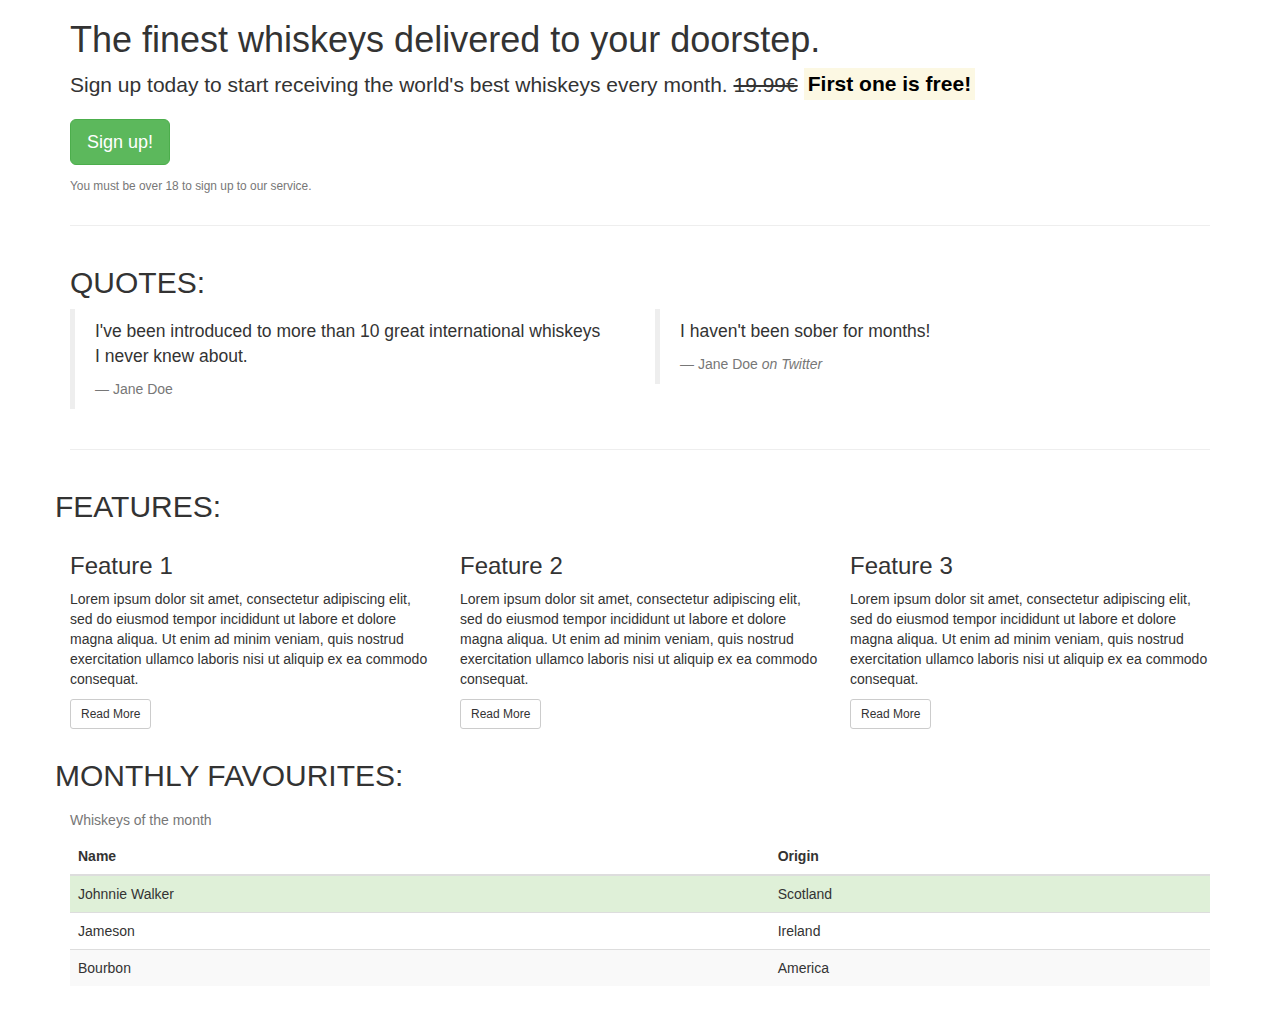
<file: index.html>
<!DOCTYPE html>
<html lang="en-us">

<head>
    <meta charset="utf-8">
    <meta name="viewport" content="width=device-width, initial-scale=1.0">
    <title>Whiskey Drop | Taste a new whiskey every month</title>
    <link rel="stylesheet" href="https://maxcdn.bootstrapcdn.com/bootstrap/3.3.7/css/bootstrap.min.css">
</head>

<body>
    <article class="container">
        <!-- Callout -->
        <div class="row">
            <div class="col-xs-12">
                <section class="callout">
                    <h1>The finest whiskeys delivered to your doorstep.</h1>
                    <p class="lead">Sign up today to start receiving the world's best whiskeys every month. <s>19.99€</s> <strong><mark>First one is free!</mark></strong></p>
                    <p><button class="btn btn-lg btn-success">Sign up!</button></p>
                    <p class="text-muted"><small>You must be over 18 to sign up to our service.</small></p>       
                </section>
            </div>
        </div>
        <!-- /.callout -->
        <hr>

        <!-- Quotes -->
        <section class="quotes">
            <div class="row">
                <div class="col-xs-12">
                    <h2 class="text-uppercase">Quotes:</h2>
                </div>
            </div>
            <div class="row">
                <div class="col-xs-12 col-md-6">
                    <div class="quote">
                        <blockquote class="quote">
                            <p>I've been introduced to more than 10 great international whiskeys I never knew about.</p>
                            <footer>Jane Doe</footer>
                        </blockquote>
                    </div>
                </div>
                <div class="col-xs-12 col-md-6">
                    <div class="quote">
                        <blockquote class="quote">
                            <p>I haven't been sober for months!</p>
                            <footer>Jane Doe<cite title="Twiter"> on Twitter</cite></footer>
                        </blockquote>    
                    </div>
                </div>    
            </div>    
        </section>
        <!-- /.quotes -->
        <hr>

        <!-- Features -->
        <section class="features">
            <div class="row">
                <h2 class="text-uppercase">Features:</h2>
            </div>
            <div class="row">
                <div class="col-xs-12 col-md-6 col-lg-4">
                    <div class="feature">
                        <h3>Feature 1</h3>
                        <p>Lorem ipsum dolor sit amet, consectetur adipiscing elit, sed do eiusmod tempor incididunt ut labore et dolore magna aliqua. Ut enim ad minim veniam, quis nostrud exercitation ullamco laboris nisi ut aliquip ex ea commodo consequat.</p>
                        <p><a class="btn btn-sm btn-default" href="">Read More</a></p>
                    </div>
                </div>
                <div class="col-xs-12 col-md-6 col-lg-4">
                    <div class="feature">
                        <h3>Feature 2</h3>
                        <p>Lorem ipsum dolor sit amet, consectetur adipiscing elit, sed do eiusmod tempor incididunt ut labore et dolore magna aliqua. Ut enim ad minim veniam, quis nostrud exercitation ullamco laboris nisi ut aliquip ex ea commodo consequat.</p>
                        <p><a class="btn btn-sm btn-default" href="">Read More</a></p>
                    </div>
                </div>    
                <div class="col-xs-12 hidden-md col-lg-4">    
                    <div class="feature">
                        <h3>Feature 3</h3>
                        <p>Lorem ipsum dolor sit amet, consectetur adipiscing elit, sed do eiusmod tempor incididunt ut labore et dolore magna aliqua. Ut enim ad minim veniam, quis nostrud exercitation ullamco laboris nisi ut aliquip ex ea commodo consequat.</p>
                        <p><a class="btn btn-sm btn-default" href="">Read More</a></p>
                    </div>
                </div>    
            </div>
        </section>
        <!-- /.features -->
        <!--Table-->
        <section class="table">
            <div class="row">
                <h2 class="text-uppercase">Monthly Favourites:</h2>
            </div>    
            <div class="row">
                <div class="col-xs-12">
                    <table class="table table-striped"> <caption>Whiskeys of the month</caption>
                        <thead> 
                            <tr>
                                <th>Name</th>
                                <th>Origin</th>
                            </tr>
                        </thead> 
                        <tbody> 
                            <tr class="success">
                                <td>Johnnie Walker</td>
                                <td>Scotland</td>
                            </tr>
                            <tr>
                                <td>Jameson</td>
                                <td>Ireland</td>
                            </tr>
                            <tr>
                                <td>Bourbon</td>
                                <td>America</td>
                            </tr>
                        </tbody>
                    </table>
                </div>    
            </div>
        </section>
        <!--./table-->
    </article>
</body>

</html>
</file>
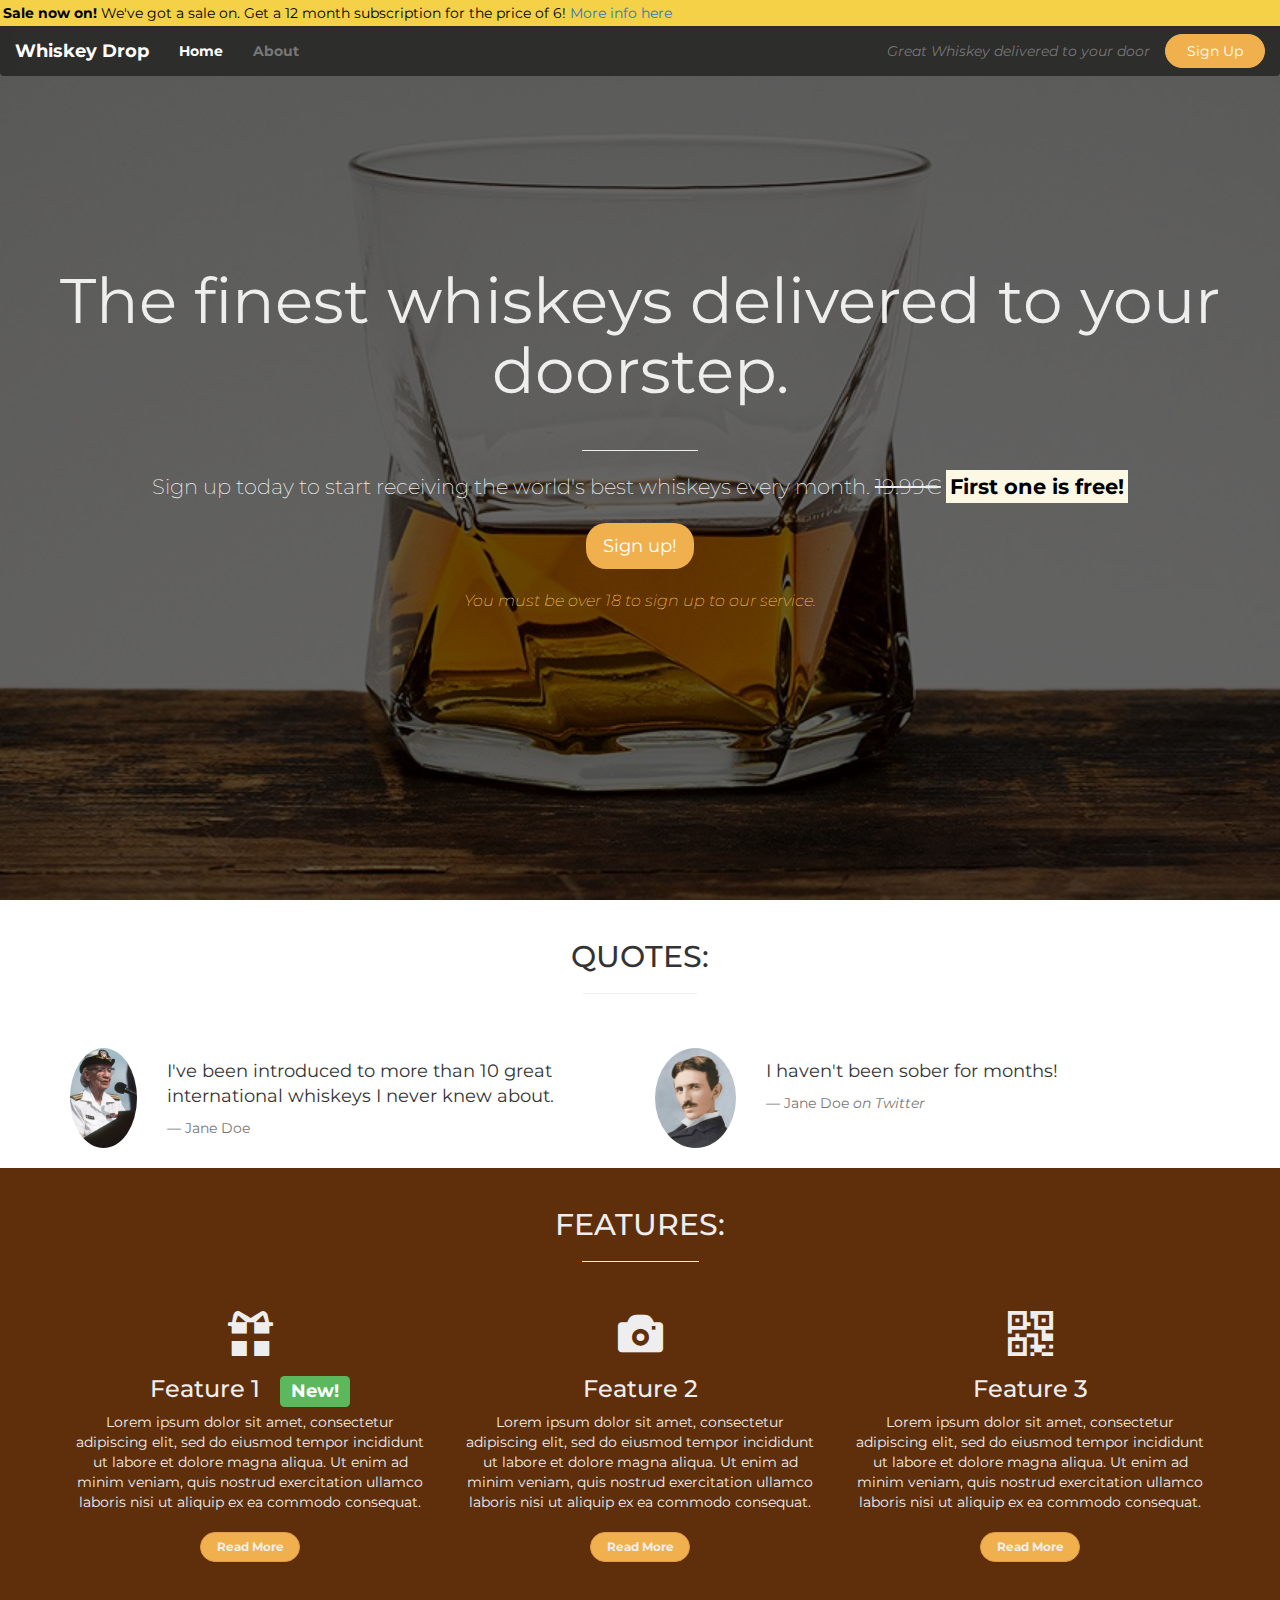
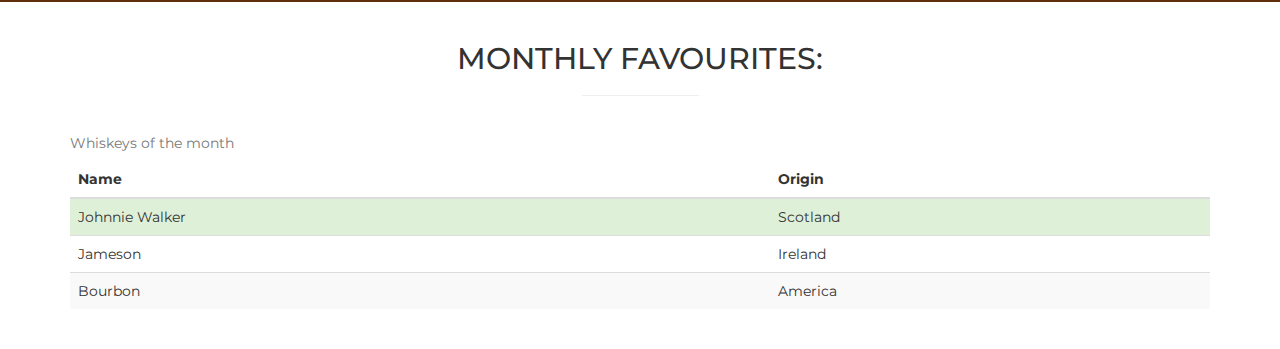
<file: 04-beyond-bootstrap/index.html>
<!DOCTYPE html>
<html lang="en-us">

<head>
    <meta charset="utf-8">
    <meta name="viewport" content="width=device-width, initial-scale=1.0">
    <title>Whiskey Drop | Taste a new whiskey every month</title>
    <link rel="stylesheet" href="https://maxcdn.bootstrapcdn.com/bootstrap/3.3.7/css/bootstrap.min.css">
    <link href="https://fonts.googleapis.com/css?family=Montserrat:400,400i,700|Roboto:400,400i,700" rel="stylesheet">
    <link rel="stylesheet" href="css/style.css" type="text/css" />
</head>

<body>
    <nav class="navbar navbar-default">
        <!--Alert-->
    <div class="container-fluid alert-container hidden-xs">
        <div class="row">
            <div class="col-xs-12">
                <div class="site-wide-alert alert alert-warning">
                    <strong>Sale now on!</strong> We've got a sale on. Get a 12 month subscription for the price of 6!<a href=""> More info here</a>
                </div>
            </div>
        </div>
    </div>
        <div class="container-fluid">
            <div class="navbar-header">
                <a href="/" class="navbar-brand">
                    Whiskey Drop
                </a>
                
                <button type="button" class="navbar-toggle collapsed" data-toggle="collapse" data-target="#navbar">
                    <span class="sr-only">Toggle navigation</span>
                    <span class="icon-bar"></span>
                    <span class="icon-bar"></span>
                    <span class="icon-bar"></span>
                </button>
                
            </div>
            
            <div class="collapse navbar-collapse" id="navbar">
                <ul class="nav navbar-nav">
                    <li class="active"><a href="/">Home</a></li>
                    <li><a href="">About</a></li>
                    <li class="visible-xs"><a href="">Sign In</a></li>
                </ul>
                
                <div class="navbar-header navbar-right hidden-xs">
                    <a href="/login" class="btn btn-default navbar-btn hidden-xs">Sign Up</a>
                    <p class="navbar-text"><i>Great Whiskey delivered to your door</i></p>
                </div>
            </div>
        </div>
    </nav>
    
    <div class="container-fluid callout-container">
        <div class="overlay-opaque"></div>
        <div class="row">
            <div class="col-xs-12 jumbotron text-center">
                <section class="callout">
                    <h1>The finest whiskeys delivered to your doorstep.</h1>
                    <hr class="block-divider block-divider--light">
                    <p class="lead">Sign up today to start receiving the world's best whiskeys every month. <s class="hidden-xs">19.99€</s><span class="visible-xs"><br></span> <strong><mark>First one is free!</mark></strong></p>
                    <p><button class="btn btn-lg btn--cta btn--orange" data-toggle='modal' data-target='#signUpModal'>Sign up!</button></p>
                    <p class="text-muted"><small>You must be over 18 to sign up to our service.</small></p>       
                </section>
            </div>
        </div>
    </div>
        <!-- /.callout -->
        <!-- Quotes -->
    <div class="container-wrapper">
        <div class="container quotes-container">
            <section class="quotes">
                <div class="row">
                    <div class="col-xs-12">
                        <div class="page-header">
                            <h2 class="text-uppercase">Quotes:</h2>
                            <hr class="block-divider block-divider--orange">
                        </div>
                    </div>
                </div>
                <div class="row">
                    <div class="col-xs-12 col-md-6">
                        <div class="media">
                            <div class="media-left hidden-xs">
                                <img src="images/girl-image.jpeg" class="img-circle media-object" height=100 weight=100>
                            </div>
                            <div class="media-body">
                                <div class="quote">
                                    <blockquote class="quote">
                                        <p>I've been introduced to more than 10 great international whiskeys I never knew about.</p>
                                        <footer>Jane Doe</footer>
                                    </blockquote>
                                </div>
                            </div>
                        </div>
                    </div>
                    <div class="col-xs-12 col-md-6">
                        <div class="media">
                            <div class="media-left hidden-xs">
                                <img src="images/guy-image.jpeg" class="img-circle media-object" height=100 weight=100>
                            </div>
                            <div class="media-body">
                                <div class="quote">
                                    <blockquote class="quote">
                                        <p>I haven't been sober for months!</p>
                                        <footer>Jane Doe<cite title="Twiter"> on Twitter</cite></footer>
                                    </blockquote>    
                                </div>
                            </div>    
                        </div>
                    </div>    
                </div>    
            </section>
        </div>
    </div>
        <!-- /.quotes -->
        
        <!-- Features -->
    <div class="container-wrapper container-wrapper--orange">    
        <div class="container features-container">
            <section class="features">
                <div class="row">
                    <div class="page-header">
                        <h2 class="text-uppercase">Features:</h2>
                        <hr class="block-divider block-divider--light">
                    </div>    
                </div>
                <div class="row">
                    <div class="col-xs-12 col-md-6 col-lg-4">
                        <div class="feature">
                            <h3><span class="glyphicon glyphicon-gift hidden-xs"></span> Feature 1<span class="label label-success">New!</span></h3>
                            <p>Lorem ipsum dolor sit amet, consectetur adipiscing elit, sed do eiusmod tempor incididunt ut labore et dolore magna aliqua. Ut enim ad minim veniam, quis nostrud exercitation ullamco laboris nisi ut aliquip ex ea commodo consequat.</p>
                            <p><a class="btn btn-sm btn-default" href="">Read More</a></p>
                        </div>
                    </div>
                    <div class="col-xs-12 col-md-6 col-lg-4">
                        <div class="feature">
                            <h3><span class="glyphicon glyphicon-camera hidden-xs"></span> Feature 2</h3>
                            <p>Lorem ipsum dolor sit amet, consectetur adipiscing elit, sed do eiusmod tempor incididunt ut labore et dolore magna aliqua. Ut enim ad minim veniam, quis nostrud exercitation ullamco laboris nisi ut aliquip ex ea commodo consequat.</p>
                            <p><a class="btn btn-sm btn-default" href="">Read More</a></p>
                        </div>
                    </div>    
                    <div class="col-xs-12 hidden-md col-lg-4">    
                        <div class="feature">
                            <h3><span class="glyphicon glyphicon-qrcode hidden-xs"></span> Feature 3</h3>
                            <p>Lorem ipsum dolor sit amet, consectetur adipiscing elit, sed do eiusmod tempor incididunt ut labore et dolore magna aliqua. Ut enim ad minim veniam, quis nostrud exercitation ullamco laboris nisi ut aliquip ex ea commodo consequat.</p>
                            <p><a class="btn btn-sm btn-default" href="">Read More</a></p>
                        </div>
                    </div>    
                </div>
            </section>
            </div>
    </div>
    <!-- /.features -->
        
        <!--Table-->
    <div class="container-wrapper">
        <div class="container table-container">
            <section class="table">
                <div class="row">
                    <div class="page-header">
                        <h2 class="text-uppercase">Monthly Favourites:</h2>
                        <hr class="block-divider block-divider--orange">
                    </div>    
                </div>    
                <div class="row">
                    <div class="col-xs-12">
                        <table class="table table-striped"> <caption>Whiskeys of the month</caption>
                            <thead> 
                                <tr>
                                    <th>Name</th>
                                    <th>Origin</th>
                                </tr>
                            </thead> 
                            <tbody> 
                                <tr class="success">
                                    <td>Johnnie Walker</td>
                                    <td>Scotland</td>
                                </tr>
                                <tr>
                                    <td>Jameson</td>
                                    <td>Ireland</td>
                                </tr>
                                <tr>
                                    <td>Bourbon</td>
                                    <td>America</td>
                                </tr>
                            </tbody>
                        </table>
                    </div>    
                </div>
            </section>
        </div>
    </div>
            <!--./table-->
    
    
<!-- Modal -->
<div class="modal fade" id="signUpModal" tabindex="-1" role="dialog" aria-labelledby="myModalLabel">
  <div class="modal-dialog" role="document">
    <div class="modal-content">
      <div class="modal-header">
        <button type="button" class="close" data-dismiss="modal" aria-label="Close"><span aria-hidden="true">&times;</span></button>
        <h4 class="modal-title" id="myModalLabel">Sign Up for Whiskey Drop, cheers!</h4>
      </div>
      <div class="modal-body">
          <!--Form-->
        <form>
              <div class="form-group">
                <label for="email">Email address</label>
                <input type="email" class="form-control" id="email" placeholder="Email">
                <p class="help-block">We'll never share your email with others.</p>
              </div>
              <div class="form-group">
                <label for="password">Password</label>
                <input type="password" class="form-control" id="password" placeholder="Password">
              </div>
              <div class="form-group">
                <label for="passwordRepeat">Repeat Password</label>
                <input type="password" class="form-control" id="passwordRepeat" placeholder="Repeat Your Password">
              </div>
              <button type="submit" class="btn btn-success">Sign Up!</button>
        </form>
      </div>
    </div>
  </div>
</div>
    
    <!--jQuery-->
    <script src="https://code.jquery.com/jquery-3.2.1.min.js" integrity="sha256-hwg4gsxgFZhOsEEamdOYGBf13FyQuiTwlAQgxVSNgt4=" crossorigin="anonymous"></script>
    
    <!--Bootstrap (JS file)-->
    <script src="https://maxcdn.bootstrapcdn.com/bootstrap/3.3.7/js/bootstrap.min.js" integrity="sha384-Tc5IQib027qvyjSMfHjOMaLkfuWVxZxUPnCJA7l2mCWNIpG9mGCD8wGNIcPD7Txa" crossorigin="anonymous"></script>

</body>

</html>
</file>
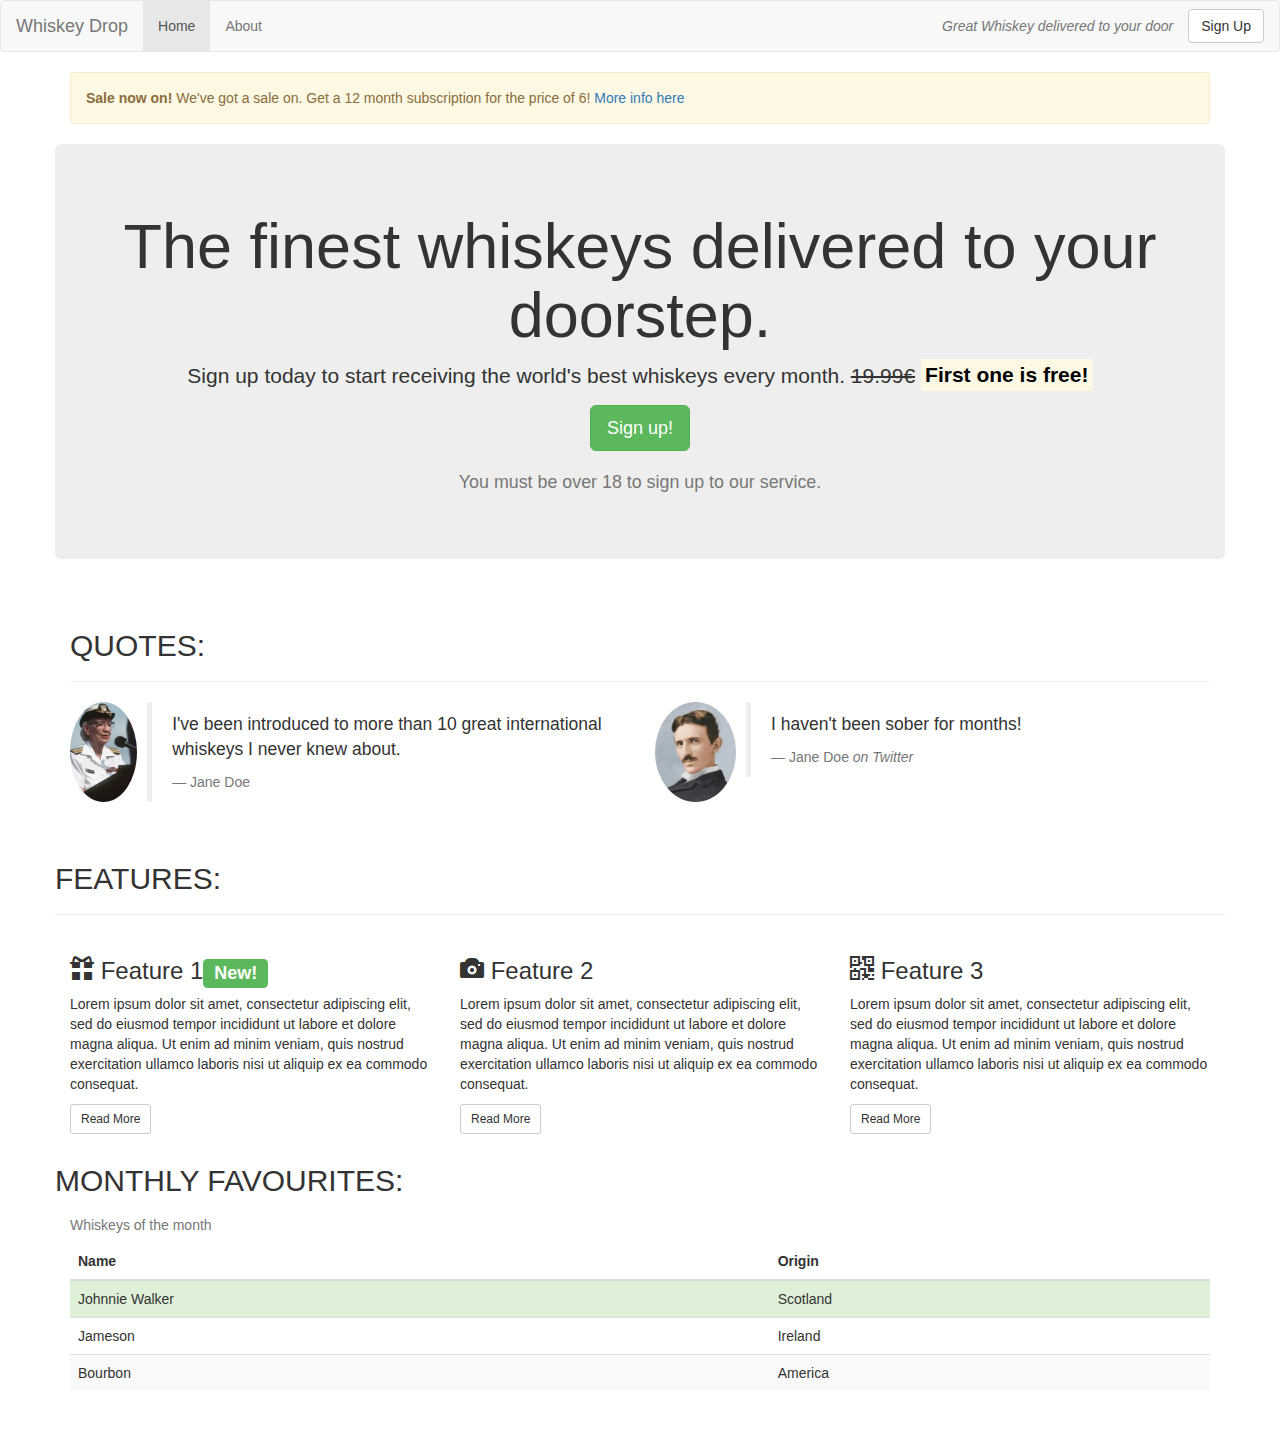
<file: 03-components/01-basic-components/index.html>
<!DOCTYPE html>
<html lang="en-us">

<head>
    <meta charset="utf-8">
    <meta name="viewport" content="width=device-width, initial-scale=1.0">
    <title>Whiskey Drop | Taste a new whiskey every month</title>
    <link rel="stylesheet" href="https://maxcdn.bootstrapcdn.com/bootstrap/3.3.7/css/bootstrap.min.css">
</head>

<body>
    <!--Nav-->
    <nav class="navbar navbar-default">
        <div class="container-fluid">
            <!--logo-->
            <div class="navbar-header">
                <a href="/" class="navbar-brand">
                    Whiskey Drop
                </a>
            </div>
            
            <!--Navbar-->
            <ul class="nav navbar-nav">
                <li class="active"><a href="/">Home</a></li>
                <li><a href="">About</a></li>
                <li class="visible-xs"><a href="">Sign In</a></li>
            </ul>
            
            <!--Message-->
            <div class="navbar-header navbar-right">
                <a href="/login" class="btn btn-default navbar-btn hidden-xs">Sign Up</a>
                <p class="navbar-text"><i>Great Whiskey delivered to your door</i></p>
            </div>
            
            
        </div>
    </nav>
    <article class="container">
        <!--Alert-->
        <div class="row hidden-xs">
            <div class="col-xs-12">
                <div class="alert alert-warning">
                    <strong>Sale now on!</strong> We've got a sale on. Get a 12 month subscription for the price of 6!<a href=""> More info here</a>
                </div>
            </div>
        </div>
        <!-- Callout -->
        <div class="row">
            <div class="col-xs-12 jumbotron text-center">
                <section class="callout">
                    <h1>The finest whiskeys delivered to your doorstep.</h1>
                    <p class="lead">Sign up today to start receiving the world's best whiskeys every month. <s class="hidden-xs">19.99€</s><span class="visible-xs"><br></span> <strong><mark>First one is free!</mark></strong></p>
                    <p><button class="btn btn-lg btn-success">Sign up!</button></p>
                    <p class="text-muted"><small>You must be over 18 to sign up to our service.</small></p>       
                </section>
            </div>
        </div>
        <!-- /.callout -->
        

        <!-- Quotes -->
        <section class="quotes">
            <div class="row">
                <div class="col-xs-12">
                    <div class="page-header">
                        <h2 class="text-uppercase">Quotes:</h2>
                    </div>
                </div>
            </div>
            <div class="row">
                <div class="col-xs-12 col-md-6">
                    <div class="media">
                        <div class="media-left hidden-xs">
                            <img src="images/girl-image.jpeg" class="img-circle media-object" height=100 weight=100>
                        </div>
                        <div class="media-body">
                            <div class="quote">
                                <blockquote class="quote">
                                    <p>I've been introduced to more than 10 great international whiskeys I never knew about.</p>
                                    <footer>Jane Doe</footer>
                                </blockquote>
                            </div>
                        </div>
                    </div>
                </div>
                <div class="col-xs-12 col-md-6">
                    <div class="media">
                        <div class="media-left hidden-xs">
                            <img src="images/guy-image.jpeg" class="img-circle media-object" height=100 weight=100>
                        </div>
                        <div class="media-body">
                            <div class="quote">
                                <blockquote class="quote">
                                    <p>I haven't been sober for months!</p>
                                    <footer>Jane Doe<cite title="Twiter"> on Twitter</cite></footer>
                                </blockquote>    
                            </div>
                        </div>    
                    </div>
                </div>    
            </div>    
        </section>
        <!-- /.quotes -->
        

        <!-- Features -->
        <section class="features">
            <div class="row">
                <div class="page-header">
                    <h2 class="text-uppercase">Features:</h2>
                </div>    
            </div>
            <div class="row">
                <div class="col-xs-12 col-md-6 col-lg-4">
                    <div class="feature">
                        <h3><span class="glyphicon glyphicon-gift hidden-xs"></span> Feature 1<span class="label label-success">New!</span></h3>
                        <p>Lorem ipsum dolor sit amet, consectetur adipiscing elit, sed do eiusmod tempor incididunt ut labore et dolore magna aliqua. Ut enim ad minim veniam, quis nostrud exercitation ullamco laboris nisi ut aliquip ex ea commodo consequat.</p>
                        <p><a class="btn btn-sm btn-default" href="">Read More</a></p>
                    </div>
                </div>
                <div class="col-xs-12 col-md-6 col-lg-4">
                    <div class="feature">
                        <h3><span class="glyphicon glyphicon-camera hidden-xs"></span> Feature 2</h3>
                        <p>Lorem ipsum dolor sit amet, consectetur adipiscing elit, sed do eiusmod tempor incididunt ut labore et dolore magna aliqua. Ut enim ad minim veniam, quis nostrud exercitation ullamco laboris nisi ut aliquip ex ea commodo consequat.</p>
                        <p><a class="btn btn-sm btn-default" href="">Read More</a></p>
                    </div>
                </div>    
                <div class="col-xs-12 hidden-md col-lg-4">    
                    <div class="feature">
                        <h3><span class="glyphicon glyphicon-qrcode hidden-xs"></span> Feature 3</h3>
                        <p>Lorem ipsum dolor sit amet, consectetur adipiscing elit, sed do eiusmod tempor incididunt ut labore et dolore magna aliqua. Ut enim ad minim veniam, quis nostrud exercitation ullamco laboris nisi ut aliquip ex ea commodo consequat.</p>
                        <p><a class="btn btn-sm btn-default" href="">Read More</a></p>
                    </div>
                </div>    
            </div>
        </section>
        <!-- /.features -->
        <!--Table-->
        <section class="table">
            <div class="row">
                <h2 class="text-uppercase">Monthly Favourites:</h2>
            </div>    
            <div class="row">
                <div class="col-xs-12">
                    <table class="table table-striped"> <caption>Whiskeys of the month</caption>
                        <thead> 
                            <tr>
                                <th>Name</th>
                                <th>Origin</th>
                            </tr>
                        </thead> 
                        <tbody> 
                            <tr class="success">
                                <td>Johnnie Walker</td>
                                <td>Scotland</td>
                            </tr>
                            <tr>
                                <td>Jameson</td>
                                <td>Ireland</td>
                            </tr>
                            <tr>
                                <td>Bourbon</td>
                                <td>America</td>
                            </tr>
                        </tbody>
                    </table>
                </div>    
            </div>
        </section>
        <!--./table-->
    </article>
</body>

</html>
</file>
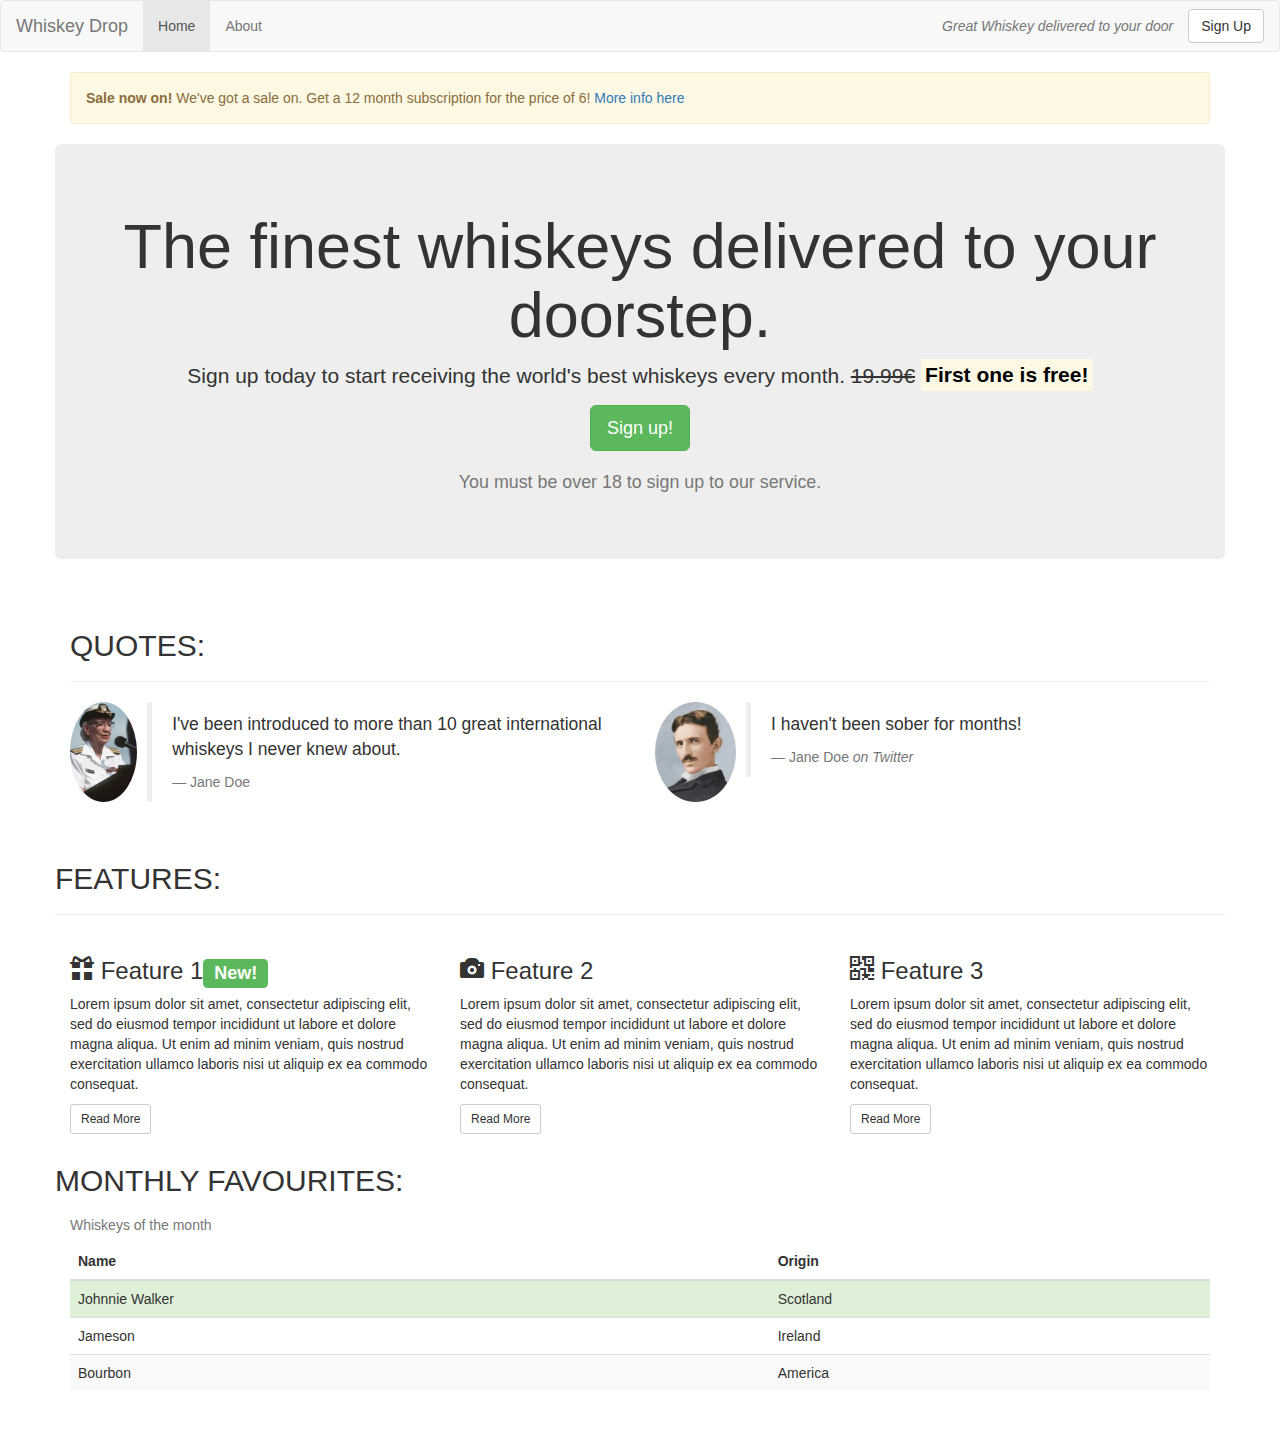
<file: 03-components/02-javascript-components/index.html>
<!DOCTYPE html>
<html lang="en-us">

<head>
    <meta charset="utf-8">
    <meta name="viewport" content="width=device-width, initial-scale=1.0">
    <title>Whiskey Drop | Taste a new whiskey every month</title>
    <link rel="stylesheet" href="https://maxcdn.bootstrapcdn.com/bootstrap/3.3.7/css/bootstrap.min.css">
</head>

<body>
    <!--Nav-->
    <nav class="navbar navbar-default">
        <div class="container-fluid">
            <!--logo-->
            <div class="navbar-header">
                <a href="/" class="navbar-brand">
                    Whiskey Drop
                </a>
            </div>
            
            <!--Navbar-->
            <ul class="nav navbar-nav">
                <li class="active"><a href="/">Home</a></li>
                <li><a href="">About</a></li>
                <li class="visible-xs"><a href="">Sign In</a></li>
            </ul>
            
            <!--Message-->
            <div class="navbar-header navbar-right">
                <a href="/login" class="btn btn-default navbar-btn hidden-xs">Sign Up</a>
                <p class="navbar-text"><i>Great Whiskey delivered to your door</i></p>
            </div>
            
            
        </div>
    </nav>
    <article class="container">
        <!--Alert-->
        <div class="row hidden-xs">
            <div class="col-xs-12">
                <div class="alert alert-warning">
                    <strong>Sale now on!</strong> We've got a sale on. Get a 12 month subscription for the price of 6!<a href=""> More info here</a>
                </div>
            </div>
        </div>
        <!-- Callout -->
        <div class="row">
            <div class="col-xs-12 jumbotron text-center">
                <section class="callout">
                    <h1>The finest whiskeys delivered to your doorstep.</h1>
                    <p class="lead">Sign up today to start receiving the world's best whiskeys every month. <s class="hidden-xs">19.99€</s><span class="visible-xs"><br></span> <strong><mark>First one is free!</mark></strong></p>
                    <p><button class="btn btn-lg btn-success" data-toggle='modal' data-target='#signUpModal'>Sign up!</button></p>
                    <p class="text-muted"><small>You must be over 18 to sign up to our service.</small></p>       
                </section>
            </div>
        </div>
        <!-- /.callout -->
        

        <!-- Quotes -->
        <section class="quotes">
            <div class="row">
                <div class="col-xs-12">
                    <div class="page-header">
                        <h2 class="text-uppercase">Quotes:</h2>
                    </div>
                </div>
            </div>
            <div class="row">
                <div class="col-xs-12 col-md-6">
                    <div class="media">
                        <div class="media-left hidden-xs">
                            <img src="images/girl-image.jpeg" class="img-circle media-object" height=100 weight=100>
                        </div>
                        <div class="media-body">
                            <div class="quote">
                                <blockquote class="quote">
                                    <p>I've been introduced to more than 10 great international whiskeys I never knew about.</p>
                                    <footer>Jane Doe</footer>
                                </blockquote>
                            </div>
                        </div>
                    </div>
                </div>
                <div class="col-xs-12 col-md-6">
                    <div class="media">
                        <div class="media-left hidden-xs">
                            <img src="images/guy-image.jpeg" class="img-circle media-object" height=100 weight=100>
                        </div>
                        <div class="media-body">
                            <div class="quote">
                                <blockquote class="quote">
                                    <p>I haven't been sober for months!</p>
                                    <footer>Jane Doe<cite title="Twiter"> on Twitter</cite></footer>
                                </blockquote>    
                            </div>
                        </div>    
                    </div>
                </div>    
            </div>    
        </section>
        <!-- /.quotes -->
        

        <!-- Features -->
        <section class="features">
            <div class="row">
                <div class="page-header">
                    <h2 class="text-uppercase">Features:</h2>
                </div>    
            </div>
            <div class="row">
                <div class="col-xs-12 col-md-6 col-lg-4">
                    <div class="feature">
                        <h3><span class="glyphicon glyphicon-gift hidden-xs"></span> Feature 1<span class="label label-success">New!</span></h3>
                        <p>Lorem ipsum dolor sit amet, consectetur adipiscing elit, sed do eiusmod tempor incididunt ut labore et dolore magna aliqua. Ut enim ad minim veniam, quis nostrud exercitation ullamco laboris nisi ut aliquip ex ea commodo consequat.</p>
                        <p><a class="btn btn-sm btn-default" href="">Read More</a></p>
                    </div>
                </div>
                <div class="col-xs-12 col-md-6 col-lg-4">
                    <div class="feature">
                        <h3><span class="glyphicon glyphicon-camera hidden-xs"></span> Feature 2</h3>
                        <p>Lorem ipsum dolor sit amet, consectetur adipiscing elit, sed do eiusmod tempor incididunt ut labore et dolore magna aliqua. Ut enim ad minim veniam, quis nostrud exercitation ullamco laboris nisi ut aliquip ex ea commodo consequat.</p>
                        <p><a class="btn btn-sm btn-default" href="">Read More</a></p>
                    </div>
                </div>    
                <div class="col-xs-12 hidden-md col-lg-4">    
                    <div class="feature">
                        <h3><span class="glyphicon glyphicon-qrcode hidden-xs"></span> Feature 3</h3>
                        <p>Lorem ipsum dolor sit amet, consectetur adipiscing elit, sed do eiusmod tempor incididunt ut labore et dolore magna aliqua. Ut enim ad minim veniam, quis nostrud exercitation ullamco laboris nisi ut aliquip ex ea commodo consequat.</p>
                        <p><a class="btn btn-sm btn-default" href="">Read More</a></p>
                    </div>
                </div>    
            </div>
        </section>
        <!-- /.features -->
        <!--Table-->
        <section class="table">
            <div class="row">
                <h2 class="text-uppercase">Monthly Favourites:</h2>
            </div>    
            <div class="row">
                <div class="col-xs-12">
                    <table class="table table-striped"> <caption>Whiskeys of the month</caption>
                        <thead> 
                            <tr>
                                <th>Name</th>
                                <th>Origin</th>
                            </tr>
                        </thead> 
                        <tbody> 
                            <tr class="success">
                                <td>Johnnie Walker</td>
                                <td>Scotland</td>
                            </tr>
                            <tr>
                                <td>Jameson</td>
                                <td>Ireland</td>
                            </tr>
                            <tr>
                                <td>Bourbon</td>
                                <td>America</td>
                            </tr>
                        </tbody>
                    </table>
                </div>    
            </div>
        </section>
        <!--./table-->
    </article>
    
<!-- Modal -->
<div class="modal fade" id="signUpModal" tabindex="-1" role="dialog" aria-labelledby="myModalLabel">
  <div class="modal-dialog" role="document">
    <div class="modal-content">
      <div class="modal-header">
        <button type="button" class="close" data-dismiss="modal" aria-label="Close"><span aria-hidden="true">&times;</span></button>
        <h4 class="modal-title" id="myModalLabel">Sign Up for Whiskey Drop, cheers!</h4>
      </div>
      <div class="modal-body">
          <!--Form-->
        <form>
              <div class="form-group">
                <label for="email">Email address</label>
                <input type="email" class="form-control" id="email" placeholder="Email">
                <p class="help-block">We'll never share your email with others.</p>
              </div>
              <div class="form-group">
                <label for="password">Password</label>
                <input type="password" class="form-control" id="password" placeholder="Password">
              </div>
              <div class="form-group">
                <label for="passwordRepeat">Repeat Password</label>
                <input type="password" class="form-control" id="passwordRepeat" placeholder="Repeat Your Password">
              </div>
              <button type="submit" class="btn btn-success">Sign Up!</button>
        </form>
      </div>
    </div>
  </div>
</div>
    
    <!--jQuery-->
    <script src="https://code.jquery.com/jquery-3.2.1.min.js" integrity="sha256-hwg4gsxgFZhOsEEamdOYGBf13FyQuiTwlAQgxVSNgt4=" crossorigin="anonymous"></script>
    
    <!--Bootstrap (JS file)-->
    <script src="https://maxcdn.bootstrapcdn.com/bootstrap/3.3.7/js/bootstrap.min.js" integrity="sha384-Tc5IQib027qvyjSMfHjOMaLkfuWVxZxUPnCJA7l2mCWNIpG9mGCD8wGNIcPD7Txa" crossorigin="anonymous"></script>

</body>

</html>
</file>
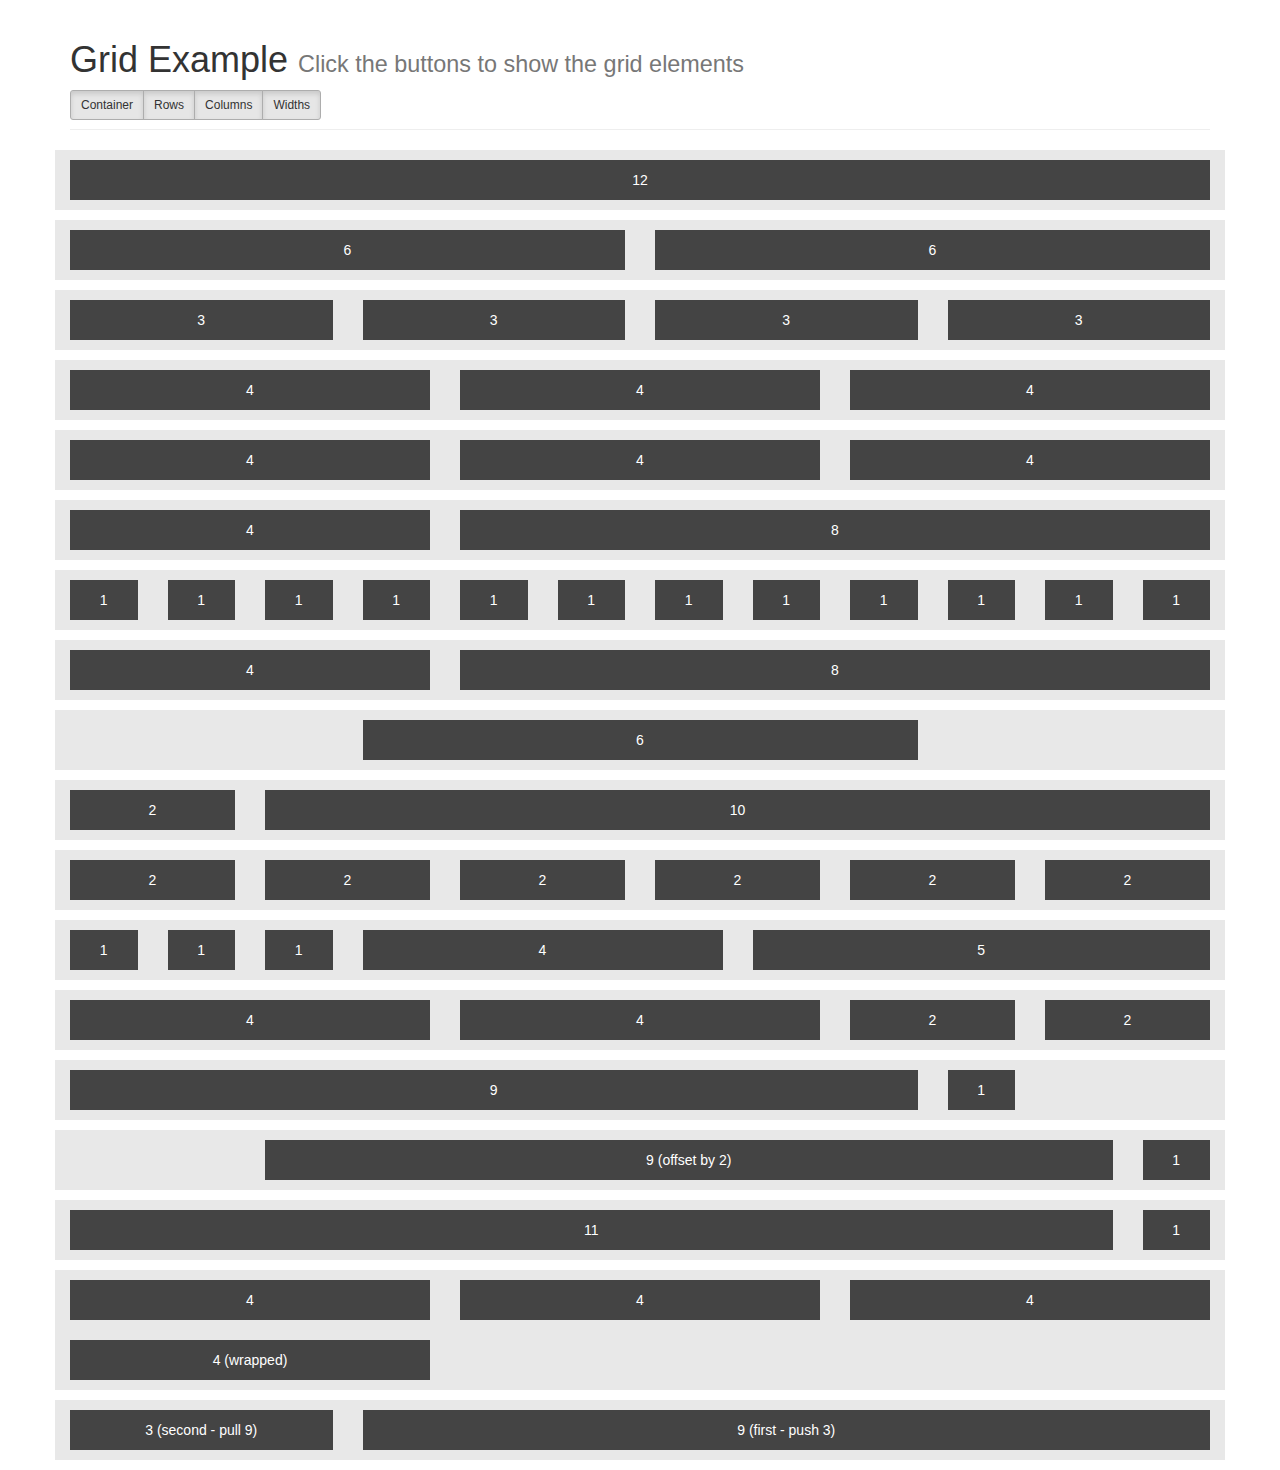
<file: grid-system.html>
<!DOCTYPE html>
<html lang="en-us">

<head>
    <meta charset="utf-8">
    <meta name="viewport" content="width=device-width, initial-scale=1.0">
    <title>Grid system example</title>
    <link rel="stylesheet" href="https://maxcdn.bootstrapcdn.com/bootstrap/3.3.7/css/bootstrap.min.css">
    <style>
        body {
            padding: 0 20px;
        }
        .header {
            padding-left: 0;
            padding-right: 0;
        }
        .grid .row {
            background-color: #e8e8e8;
            margin-bottom: 10px;
            min-height: 60px;
        }
        .grid .row>div {
        }
        .grid .grid-element {
            padding: 10px;
            background-color: #444;
            color: white;
            text-align: center;
            min-height: 40px;
            margin-top: 10px;
            margin-bottom: 10px;
        }
        .grid .grid-element span {
        }
        .grid .controls {
            position: fixed;
            bottom: 10px;
            left: 10px;
        }
    </style>
</head>

<body>
    <header class="header">
        <div class="container">
            <div class="row">
                <div class="col-xs-12">
                    <div class="page-header">
                        <h1>Grid Example <small>Click the buttons to show the grid elements</small></h1>
                        <div class='controls'>
                            <div class="btn-group" role="group" aria-label="...">
                                <button type="button" class="btn btn-sm btn-default active" id="toggleContainer">Container</button>
                                <button type="button" class="btn btn-sm btn-default active" id="toggleRows">Rows</button>
                                <button type="button" class="btn btn-sm btn-default active" id="toggleColumns">Columns</button>
                                <button type="button" class="btn btn-sm btn-default active" id="toggleNumbers">Widths</button>
                            </div>
                        </div>
                    </div>
                </div>
            </div>
        </div>
    </header>
    <main class="grid">
        <div class="container">
            <div class="row">
                <div class="col-xs-12">
                    <div class="grid-element"><span>12</span></div>
                </div>
            </div>
            <div class="row">
                <div class="col-xs-6">
                    <div class="grid-element"><span>6</span></div>
                </div>
                <div class="col-xs-6">
                    <div class="grid-element"><span>6</span></div>
                </div>
            </div>
            <div class="row">
                <div class="col-xs-3">
                    <div class="grid-element"><span>3</span></div>
                </div>
                <div class="col-xs-3">
                    <div class="grid-element"><span>3</span></div>
                </div>
                <div class="col-xs-3">
                    <div class="grid-element"><span>3</span></div>
                </div>
                <div class="col-xs-3">
                    <div class="grid-element"><span>3</span></div>
                </div>
            </div>
            <div class="row">
                <div class="col-xs-4">
                    <div class="grid-element"><span>4</span></div>
                </div>
                <div class="col-xs-4">
                    <div class="grid-element"><span>4</span></div>
                </div>
                <div class="col-xs-4">
                    <div class="grid-element"><span>4</span></div>
                </div>
            </div>
            
            <div class="row">
                <div class="col-xs-4">
                    <div class="grid-element"><span>4</span></div>
                </div>
                <div class="col-xs-4">
                    <div class="grid-element"><span>4</span></div>
                </div>
                <div class="col-xs-4">
                    <div class="grid-element"><span>4</span></div>
                </div>
            </div>
            <div class="row">
                <div class="col-xs-4">
                    <div class="grid-element"><span>4</span></div>
                </div>
                <div class="col-xs-8">
                    <div class="grid-element"><span>8</span></div>
                </div>
            </div>
            <div class="row">
                <div class="col-xs-1">
                    <div class="grid-element"><span>1</span></div>
                </div>
                <div class="col-xs-1">
                    <div class="grid-element"><span>1</span></div>
                </div>
                <div class="col-xs-1">
                    <div class="grid-element"><span>1</span></div>
                </div>
                <div class="col-xs-1">
                    <div class="grid-element"><span>1</span></div>
                </div>
                <div class="col-xs-1">
                    <div class="grid-element"><span>1</span></div>
                </div>
                <div class="col-xs-1">
                    <div class="grid-element"><span>1</span></div>
                </div>
                <div class="col-xs-1">
                    <div class="grid-element"><span>1</span></div>
                </div>
                <div class="col-xs-1">
                    <div class="grid-element"><span>1</span></div>
                </div>
                <div class="col-xs-1">
                    <div class="grid-element"><span>1</span></div>
                </div>
                <div class="col-xs-1">
                    <div class="grid-element"><span>1</span></div>
                </div>
                <div class="col-xs-1">
                    <div class="grid-element"><span>1</span></div>
                </div>
                <div class="col-xs-1">
                    <div class="grid-element"><span>1</span></div>
                </div>
            </div>
            <div class="row">
                <div class="col-xs-4">
                    <div class="grid-element"><span>4</span></div>
                </div>
                <div class="col-xs-8">
                    <div class="grid-element"><span>8</span></div>
                </div>
            </div>
            <div class="row">
                <div class="col-xs-6 col-xs-offset-3">
                    <div class="grid-element"><span>6</span></div>
                </div>
            </div>
            <div class="row">
                <div class="col-xs-2">
                    <div class="grid-element"><span>2</span></div>
                </div>
                <div class="col-xs-10">
                    <div class="grid-element"><span>10</span></div>
                </div>
            </div>
            <div class="row">
                <div class="col-xs-2">
                    <div class="grid-element"><span>2</span></div>
                </div>
                <div class="col-xs-2">
                    <div class="grid-element"><span>2</span></div>
                </div>
                <div class="col-xs-2">
                    <div class="grid-element"><span>2</span></div>
                </div>
                <div class="col-xs-2">
                    <div class="grid-element"><span>2</span></div>
                </div>
                <div class="col-xs-2">
                    <div class="grid-element"><span>2</span></div>
                </div>
                <div class="col-xs-2">
                    <div class="grid-element"><span>2</span></div>
                </div>
            </div>
            <div class="row">
                <div class="col-xs-1">
                    <div class="grid-element"><span>1</span></div>
                </div>
                <div class="col-xs-1">
                    <div class="grid-element"><span>1</span></div>
                </div>
                <div class="col-xs-1">
                    <div class="grid-element"><span>1</span></div>
                </div>
                <div class="col-xs-4">
                    <div class="grid-element"><span>4</span></div>
                </div>
                <div class="col-xs-5">
                    <div class="grid-element"><span>5</span></div>
                </div>
            </div>
            <div class="row">
                <div class="col-xs-4">
                    <div class="grid-element"><span>4</span></div>
                </div>
                <div class="col-xs-4">
                    <div class="grid-element"><span>4</span></div>
                </div>
                <div class="col-xs-2">
                    <div class="grid-element"><span>2</span></div>
                </div>
                <div class="col-xs-2">
                    <div class="grid-element"><span>2</span></div>
                </div>
            </div>
            <div class="row">
                <div class="col-xs-9">
                    <div class="grid-element"><span>9</span></div>
                </div>
                <div class="col-xs-1">
                    <div class="grid-element"><span>1</span></div>
                </div>
            </div>
            <div class="row">
                <div class="col-xs-9 col-xs-offset-2">
                    <div class="grid-element"><span>9 (offset by 2)</span></div>
                </div>
                <div class="col-xs-1">
                    <div class="grid-element"><span>1</span></div>
                </div>
            </div>
            <div class="row">
                <div class="col-xs-11">
                    <div class="grid-element"><span>11</span></div>
                </div>
                <div class="col-xs-1">
                    <div class="grid-element"><span>1</span></div>
                </div>
            </div>
            <div class="row">
                <div class="col-xs-4">
                    <div class="grid-element"><span>4</span></div>
                </div>
                <div class="col-xs-4">
                    <div class="grid-element"><span>4</span></div>
                </div>
                <div class="col-xs-4">
                    <div class="grid-element"><span>4</span></div>
                </div>
                <div class="col-xs-4">
                    <div class="grid-element"><span>4 (wrapped)</span></div>
                </div>
            </div>
            <div class="row">
                <div class="col-xs-9 col-xs-push-3">
                    <div class="grid-element"><span>9 (first - push 3)</span></div>
                </div>
                <div class="col-xs-3 col-xs-pull-9">
                    <div class="grid-element"><span>3 (second - pull 9)</span></div>
                </div>
            </div>
        </div>
    </main>
    <script src="https://code.jquery.com/jquery-3.2.1.min.js"></script>
    <script>
        /* global $ */
        $(document).ready(function() {
            $('#toggleRows').click(function() {
                $('.grid .row').toggle();
                $(this).toggleClass('active');
            });
            $('#toggleColumns').click(function() {
                $('.grid .row > div').toggle();
                $(this).toggleClass('active');
            });
            $('#toggleNumbers').click(function() {
                $('.grid .grid-element span').toggle();
                $(this).toggleClass('active');
            });
            $('#toggleContainer').click(function() {
                $('.header > div, .grid > div').toggleClass('container').toggleClass('container-fluid');
                $(this).toggleClass('active');
            });
        });
    </script>
</body>

</html>
</file>
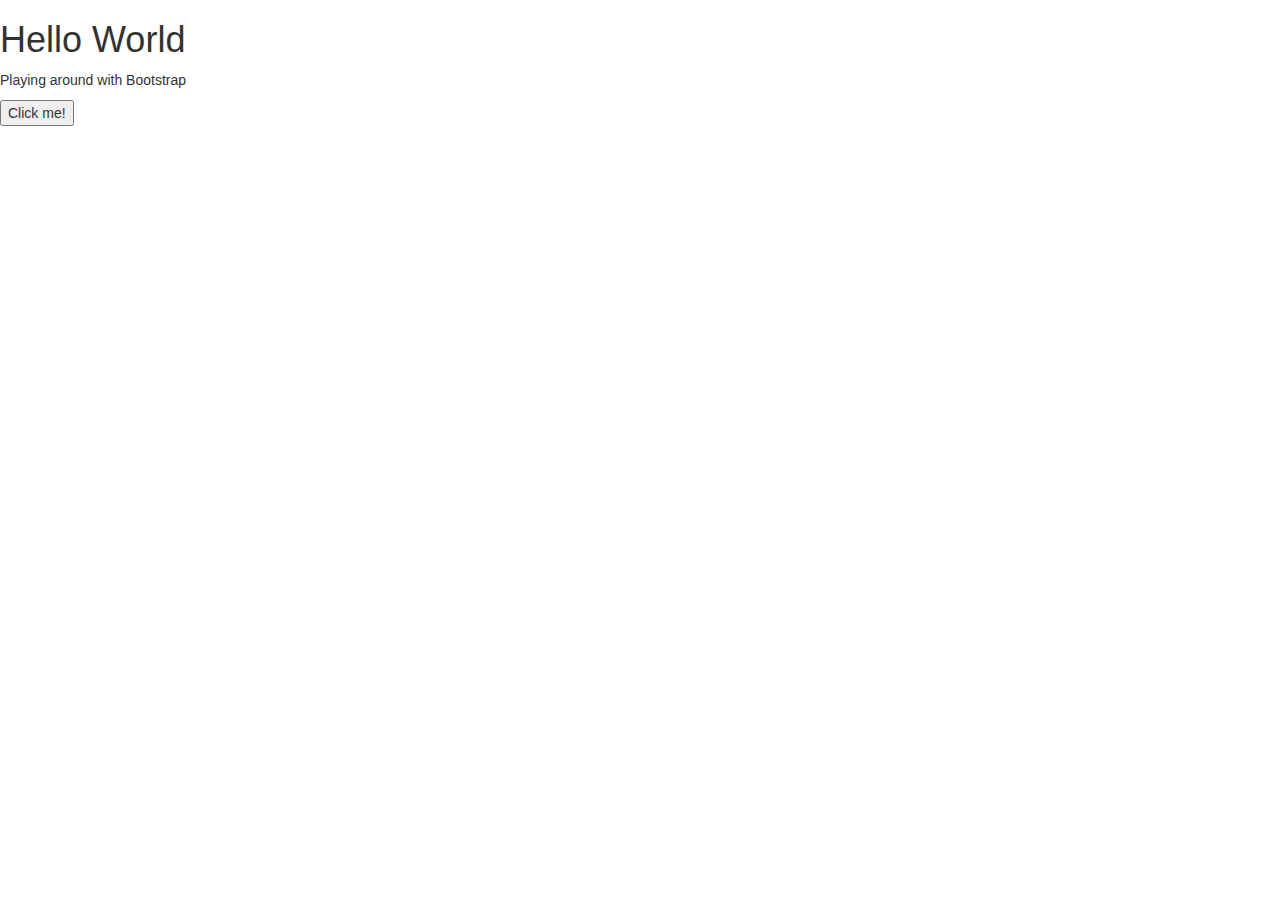
<file: installation.html>
<!DOCTYPE html>
<html lang="en">
<head>
    <meta charset="UTF-8">
    <meta name="viewport" content="width=device-width, initial-scale=1.0">
    <meta http-equiv="X-UA-Compatible" content="ie=edge">
    <link rel="stylesheet" href="https://maxcdn.bootstrapcdn.com/bootstrap/3.3.7/css/bootstrap.min.css" integrity="sha384-BVYiiSIFeK1dGmJRAkycuHAHRg32OmUcww7on3RYdg4Va+PmSTsz/K68vbdEjh4u" crossorigin="anonymous">
    <title>Bootstrap Installation</title>
</head>
<body>
    <h1>Hello World</h1>
    <p>Playing around with Bootstrap</p>
    <button>Click me!</button>
</body>
</html>
</file>
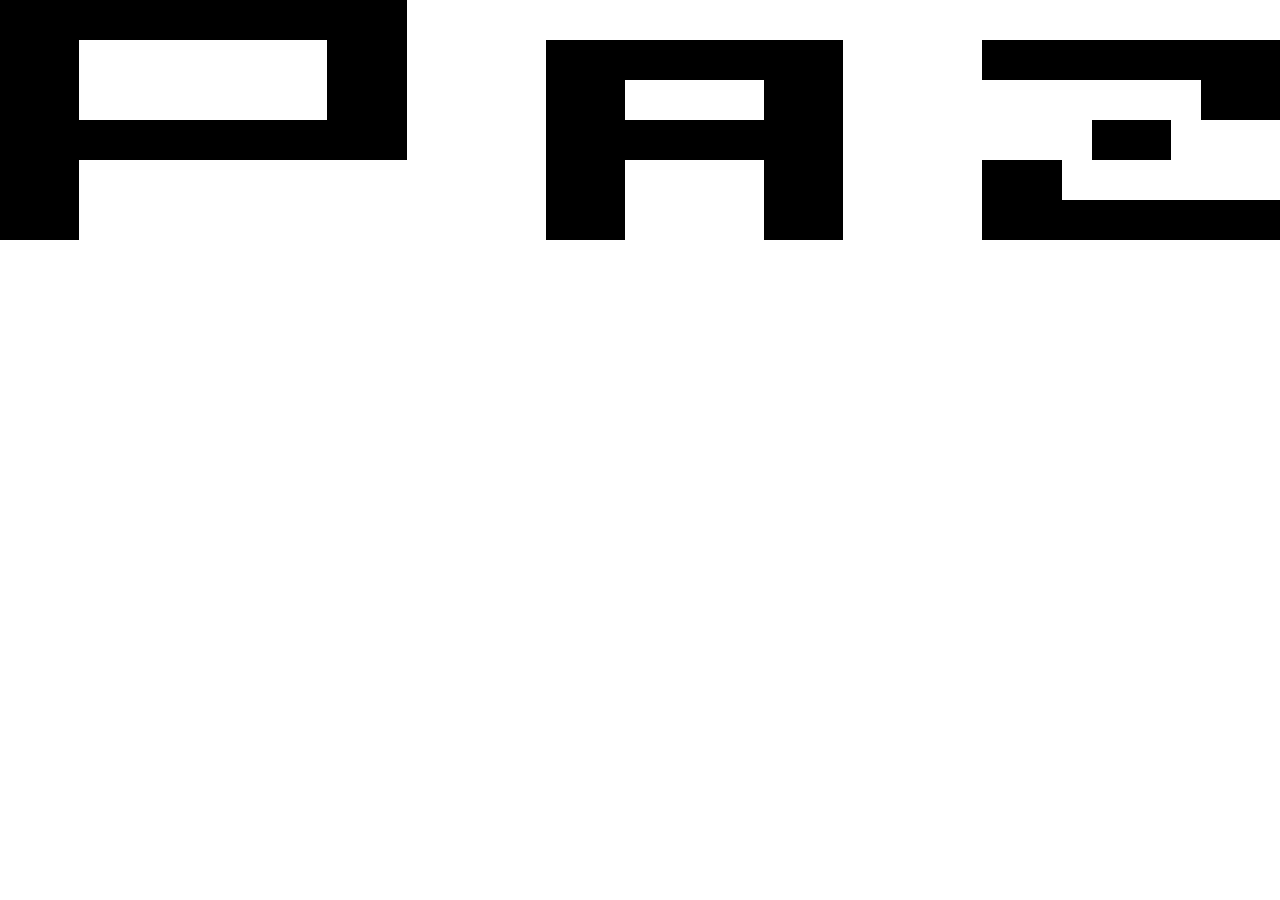
<file: my-name-grid-system.html>
<!DOCTYPE html>
<html lang="en">
<head>
    <meta charset="UTF-8">
    <meta name="viewport" content="width=device-width, initial-scale=1.0">
    <meta http-equiv="X-UA-Compatible" content="ie=edge">
    <link rel="stylesheet" href="https://maxcdn.bootstrapcdn.com/bootstrap/3.3.7/css/bootstrap.min.css">
    <title>Marta</title>
    <style>
        .grid-element {
            padding: 10px;
            background-color: black;
        }
    </style>
</head>
<body>
    <!--1-->
    <div class="row">
            <div class="col-xs-4">
                <div class="grid-element">&nbsp;</div>
            </div>
        </div>
        <!--2-->
        <div class="row">
            <div class="col-xs-1">
                <div class="grid-element">&nbsp;</div>
            </div>
            <div class="col-xs-1 col-xs-offset-2">
                <div class="grid-element">&nbsp;</div>
            </div>
            <div class="col-xs-3 col-xs-offset-1">
                <div class="grid-element">&nbsp;</div>
            </div>
            <div class="col-xs-3 col-xs-offset-1">
                <div class="grid-element">&nbsp;</div>
            </div>
        </div>
            <!--3-->
        <div class="row">
            <div class="col-xs-1">
                <div class="grid-element">&nbsp;</div>
            </div>
            <div class="col-xs-1 col-xs-offset-2">
                <div class="grid-element">&nbsp;</div>
            </div>
            <div class="col-xs-1 col-xs-offset-1">
                <div class="grid-element">&nbsp;</div>
            </div>
            <div class="col-xs-1 col-xs-offset-1">
                <div class="grid-element">&nbsp;</div>
            </div>
            <div class="col-xs-1 col-xs-offset-3">
                <div class="grid-element">&nbsp;</div>
            </div>
        </div>
        <!--4-->
        <div class="row">
            <div class="col-xs-4">
                <div class="grid-element">&nbsp;</div>
            </div>
            <div class="col-xs-3 col-xs-offset-1">
                <div class="grid-element">&nbsp;</div>
            </div>
            <div class="col-xs-1 col-xs-offset-2">
                <div class="grid-element">&nbsp;</div>
            </div>
        </div>
        <!--5-->
        <div class="row">
            <div class="col-xs-1">
                <div class="grid-element">&nbsp;</div>
            </div>
            <div class="col-xs-1 col-xs-offset-4">
                <div class="grid-element">&nbsp;</div>
            </div>
            <div class="col-xs-1 col-xs-offset-1">
                <div class="grid-element">&nbsp;</div>
            </div>
            <div class="col-xs-1 col-xs-offset-1">
                <div class="grid-element">&nbsp;</div>
            </div>
        </div>
        <!--6-->
        <div class="row">
            <div class="col-xs-1">
                <div class="grid-element">&nbsp;</div>
            </div>
            <div class="col-xs-1 col-xs-offset-4">
                <div class="grid-element">&nbsp;</div>
            </div>
            <div class="col-xs-1 col-xs-offset-1">
                <div class="grid-element">&nbsp;</div>
            </div>
            <div class="col-xs-3 col-xs-offset-1">
                <div class="grid-element">&nbsp;</div>
            </div>
        </div>
        
</body>
</html>
</file>
<file: 04-beyond-bootstrap/css/style.css>
body {
    font-family: 'Montserrat', 'Roboto', sans-serif;
}

/* Split html content - several Containers */
.alert-container {
    
}

.callout-container {
    height: 100vh;
 
    background: url('../images/whiskey-bg.jpg') no-repeat center center fixed; 
    -webkit-background-size: cover;
    -moz-background-size: cover;
    -o-background-size: cover;
    background-size: cover;
    
    display: flex; /* Flexbox - align callout text vertically */
    align-items: center;
    position: relative;
}

.quotes-container {
    
}

.features-container {
    
}

.table-container {
    
}

.container-wrapper--orange {
    /*background-color: #f1b04e;*/
    background-color: #5f2f0c;
    color: #eee;
}

/* jumbotron */

.jumbotron {
    background-color: transparent;
}

.jumbotron h1 {
    color: #eee;
    font-weight: normal;
    margin-top: 25px;
    margin-bottom: 45px;
}

.jumbotron .lead {
    color: #eee;
    margin: 20px;
    line-height: 1.5em;
}

.jumbotron small {
    color:#f3bf62;
    font-size: 75%;
    font-style: italic;
}

/* overlayer */

.overlay-opaque {
    position:absolute;
    top: 0;
    left: 0;
    height: 100%;
    width: 100%;
    background-color: rgba(0, 0, 0, .6);
}

/* block dividers */

.block-divider {
    padding-top: 0px;
    width: 10%;
}
.block-divider--light {
    background-color: #eee;
}

.block-divider--orange {
    background-color:#f1b04e;
}

/* central sign up button */
.btn--cta {
    border-radius: 20px;
}

.btn--orange {
    color:  #fff;
    background-color: #f1b04e;
}

.btn--orange:hover,
.btn--orange:active,
.btn--orange:focus,
.btn--orange:active:focus {
    background-color: #5f2f0c;
    border-color: #e49a48;
    color: #f1b04e;
}

/* Navbar */

.navbar {
    margin-bottom: 0;
    position: absolute;
    top: 0;
    left: 0;
    width: 100%;
    z-index: 1;
    background-color: rgba(0, 0, 0, .5);
    border: 0;
}

.navbar .navbar-brand {
    font-weight: bold;
    color: #fff;
}

.navbar .navbar-brand:hover {
    color: orange;
}

.navbar-default .navbar-nav a {
    font-weight: bold;
}

.navbar-default .navbar-nav>.active>a,
.navbar-default .navbar-nav>.active>a:focus,
.navbar-default .navbar-nav>.active>a:hover {
    color: white;
    background: transparent;
}

.navbar-default .navbar-nav>li>a:focus,
.navbar-default .navbar-nav>li>a:hover {
    color: white;
}

.navbar-btn {
    border: 1;
    border-color: #f1b04e;
    border-radius: 20px;
    width: 100px;
    background-color: #f1b04e;
    color: #fff;
}

.navbar-btn:hover,
.navbar-btn:active,
.navbar-btn:focus,
.navbar-btn:active:focus {
    background-color: #5f2f0c;
    border-color: #e49a48;
    color: #f1b04e;
}

/* Hamburger menu */

.navbar-collapse {
    background-color: #2d2d2c;
}

.navbar-default .navbar-toggle .icon-bar {
    background-color: #fff;
}

.navbar-default .navbar-toggle:focus, .navbar-default .navbar-toggle:hover {
    background-color: orange;
}

/* Alert */

.alert-container .col-xs-12 {
    padding-left: 0;
    padding-right: 0;
}

.site-wide-alert {
    border-radius: 0;
    margin: 0;
    padding: 2px;
    background-color: #f5d148;
    color: #000;
    border-color: #f5d148;
}

/* Page header */

.page-header {
    border-bottom: 0;
    text-align: center;
    margin-bottom: 0;
}

/* Quotes */

.quotes .page-header {
    margin-bottom: 25px;
}

blockquote.quote {
    border-left: 0;
}

/* Features */

.feature {
    text-align: center;
    margin-bottom: 40px;
}

.feature .glyphicon {
    display: block;
    margin-bottom: 20px;
    font-size: 45px;
    line-height: 45px;
}

.label-success {
    margin-left: 20px;
}

.feature .btn {
    background-color: #f1b04e;
    border-color: #e49a48;
    border-radius: 15px;
    min-width: 100px;
    font-weight: bold;
    margin-top: 10px;
    color: #eee;
}
</file>
